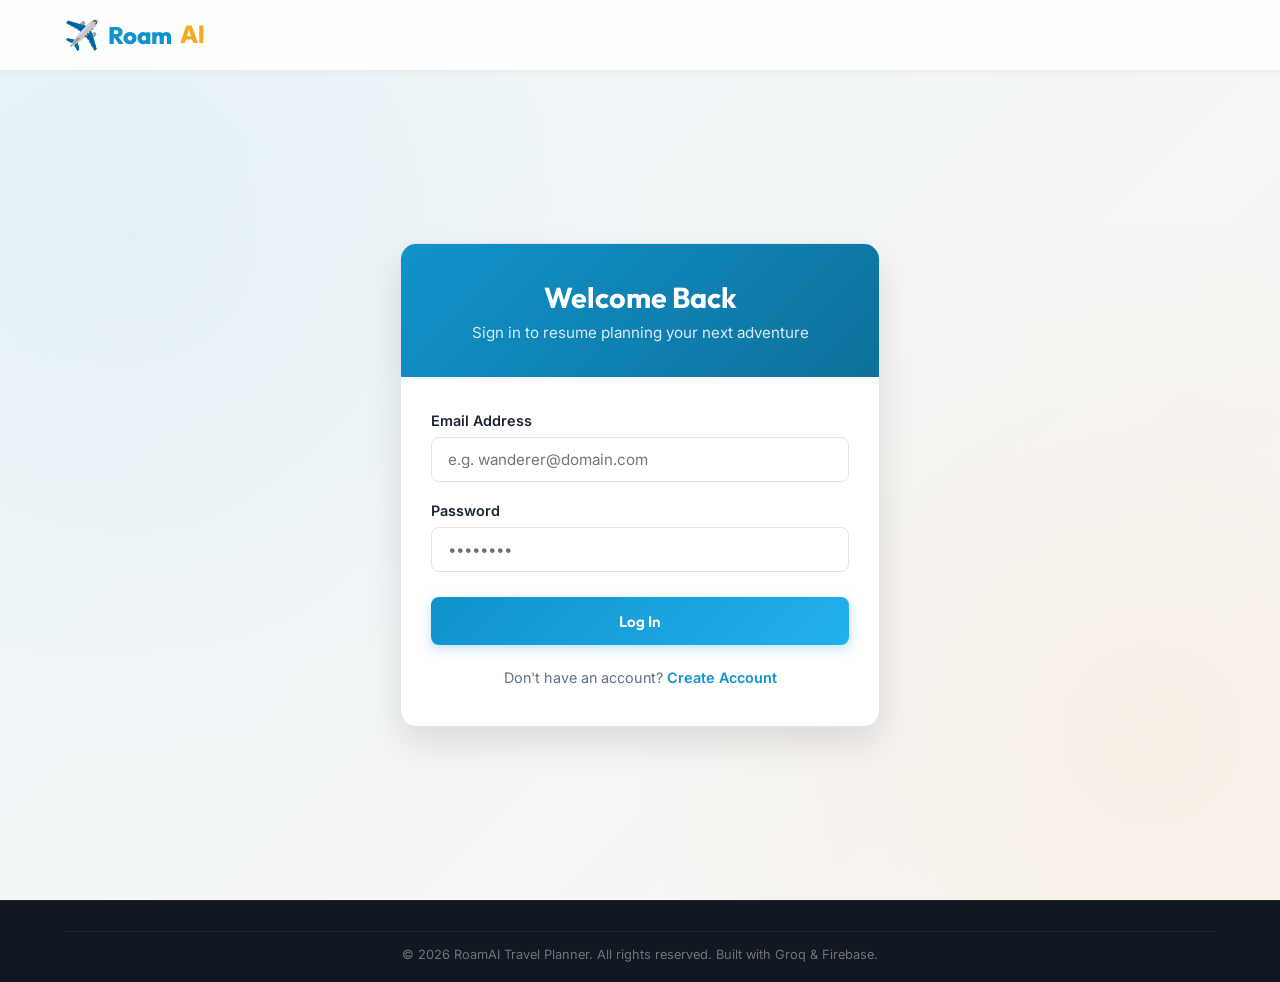
<file: frontend/index.html>
<!DOCTYPE html>
<html lang="en">
<head>
    <meta charset="UTF-8">
    <meta name="viewport" content="width=device-width, initial-scale=1.0">
    <title>AI Travel Planner - Redirecting...</title>
    <script>
        // Clean session route redirecting immediately before page paint
        const token = localStorage.getItem('token');
        if (token) {
            window.location.href = 'dashboard.html';
        } else {
            window.location.href = 'login.html';
        }
    </script>
</head>
<body style="margin: 0; padding: 0; background-color: #f1f5f9; display: flex; align-items: center; justify-content: center; height: 100vh; font-family: sans-serif; color: #475569;">
    <div style="text-align: center;">
        <div style="border: 3px solid #e2e8f0; border-top: 3px solid #0288d1; border-radius: 50%; width: 30px; height: 30px; animation: spin 1s linear infinite; margin: 0 auto 12px;"></div>
        <p>Routing to your travel experience...</p>
    </div>
    <style>
        @keyframes spin {
            to { transform: rotate(360deg); }
        }
    </style>
</body>
</html>
</file>
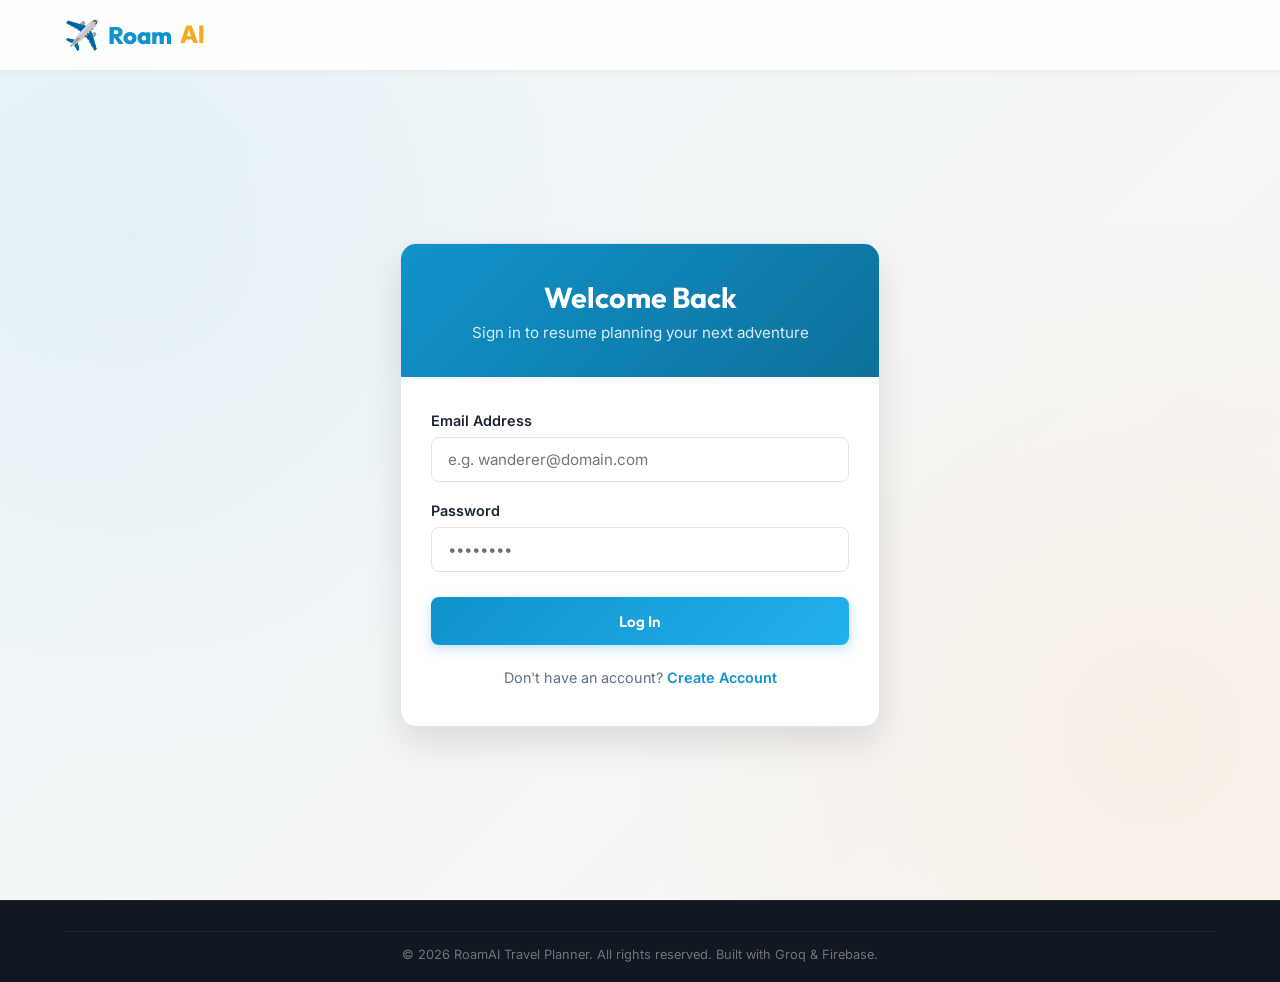
<file: frontend/dashboard.html>
<!DOCTYPE html>
<html lang="en">
<head>
    <meta charset="UTF-8">
    <meta name="viewport" content="width=device-width, initial-scale=1.0">
    <title>Dashboard - AI Travel Planner</title>
    <!-- Stylesheets -->
    <link rel="stylesheet" href="css/style.css">
    <link rel="stylesheet" href="css/dashboard.css">
</head>
<body>

    <!-- Header Navbar -->
    <header class="navbar">
        <a href="dashboard.html" class="logo">
            <span class="logo-icon">✈️</span> Roam<span>AI</span>
        </a>
        
        <button class="menu-toggle" id="menuToggle" onclick="document.querySelector('.nav-links').classList.toggle('show')">
            <span></span>
            <span></span>
            <span></span>
        </button>

        <nav class="nav-links">
            <a href="dashboard.html" class="nav-link active">Dashboard</a>
            <a href="suggestions.html" class="nav-link">AI Planner</a>
            <a href="profile.html" class="nav-link">My Trips</a>
            <div id="authNav" class="nav-auth">
                <!-- Injected dynamically via auth.js -->
            </div>
        </nav>
    </header>

    <!-- Main Content -->
    <main id="dashboardContainer" class="dashboard-container">
        
        <!-- User summary card -->
        <section class="user-summary-card" id="userSummaryCard">
            <div style="width: 100%; text-align: center; padding: 20px;">
                <span class="loader" style="border-top-color: var(--primary); width: 25px; height: 25px;"></span>
                <p style="margin-top: 10px; color: var(--text-secondary);">Loading your stats...</p>
            </div>
        </section>

        <!-- Trending Destinations Section -->
        <section class="trending-destinations-section">
            <div class="section-header">
                <h2 class="section-title">Trending Destinations</h2>
            </div>
            
            <div class="destinations-grid" id="trendingGrid" style="margin-top: 30px;">
                <!-- Trending cards will be injected dynamically via dashboard.js -->
            </div>
        </section>

    </main>

    <!-- Footer -->
    <footer>
        <div class="footer-content">
            <div class="footer-logo">Roam<span>AI</span></div>
            <ul class="footer-links">
                <li><a href="dashboard.html">Dashboard</a></li>
                <li><a href="suggestions.html">AI Planner</a></li>
                <li><a href="profile.html">My Trips</a></li>
            </ul>
        </div>
        <div class="footer-bottom">
            &copy; 2026 RoamAI Travel Planner. All rights reserved. Built with Groq & Firebase.
        </div>
    </footer>

    <!-- Scripts -->
    <script src="js/firebase-config.js"></script>
    <script src="js/utils.js"></script>
    <script src="js/api.js"></script>
    <script src="js/auth.js"></script>
    <script src="js/dashboard.js"></script>
</body>
</html>
</file>
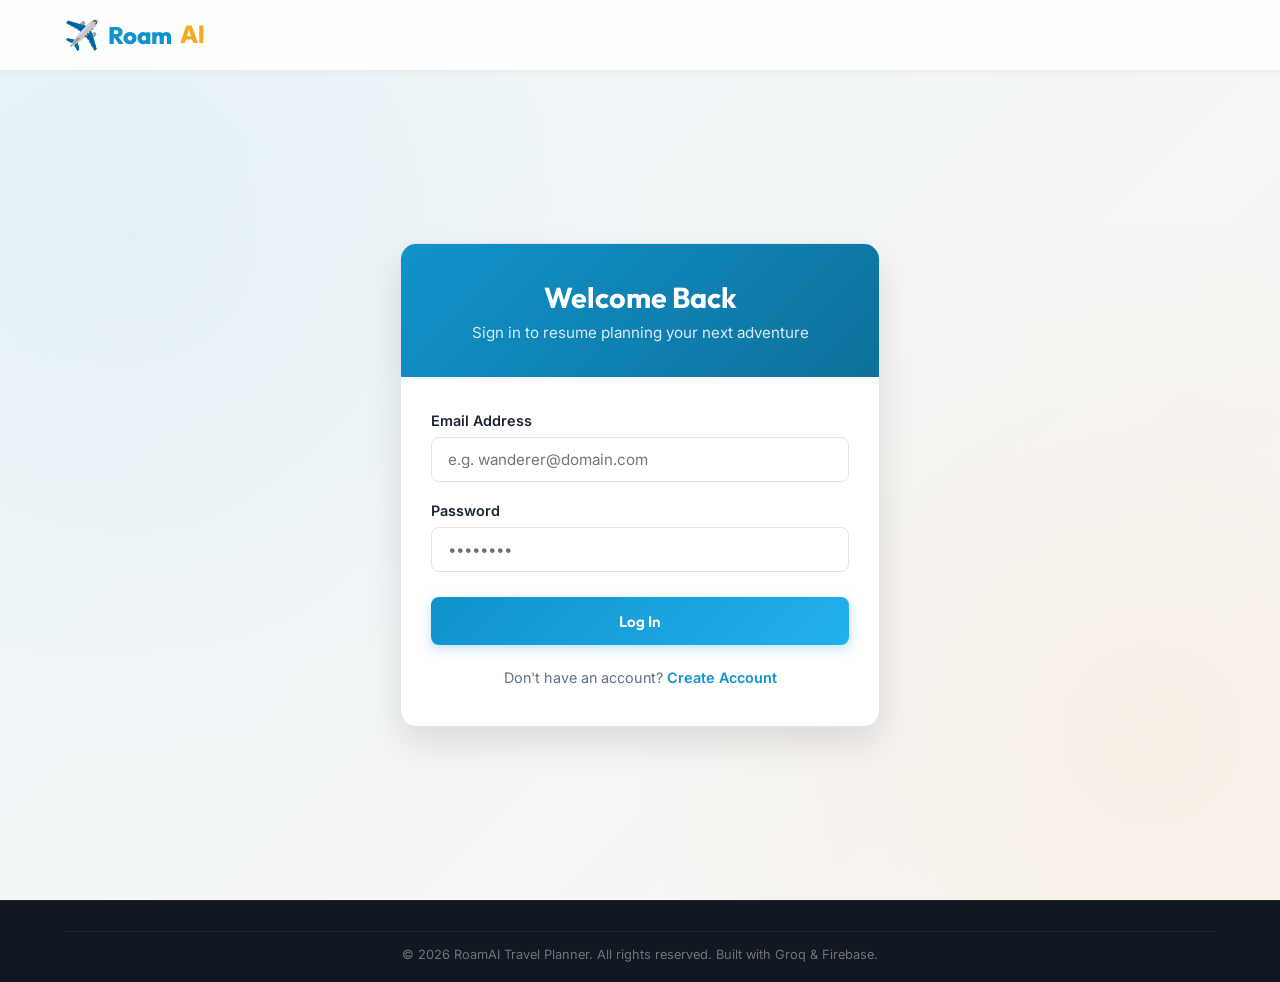
<file: frontend/login.html>
<!DOCTYPE html>
<html lang="en">
<head>
    <meta charset="UTF-8">
    <meta name="viewport" content="width=device-width, initial-scale=1.0">
    <title>Login - AI Travel Planner</title>
    <!-- Stylesheets -->
    <link rel="stylesheet" href="css/style.css">
    <link rel="stylesheet" href="css/auth.css">
</head>
<body>

    <!-- Header Navbar -->
    <header class="navbar">
        <a href="index.html" class="logo">
            <span class="logo-icon">✈️</span> Roam<span>AI</span>
        </a>
    </header>

    <!-- Main Auth Card -->
    <main class="auth-container">
        <div class="auth-card">
            <div class="auth-header">
                <h1 class="auth-title">Welcome Back</h1>
                <p class="auth-subtitle">Sign in to resume planning your next adventure</p>
            </div>
            
            <div class="auth-body">
                <form id="loginForm" novalidate>
                    <div class="form-group">
                        <label for="email" class="form-label">Email Address</label>
                        <input type="email" id="email" class="form-control" placeholder="e.g. wanderer@domain.com">
                        <div class="form-error-msg"></div>
                    </div>
                    
                    <div class="form-group">
                        <label for="password" class="form-label">Password</label>
                        <input type="password" id="password" class="form-control" placeholder="••••••••">
                        <div class="form-error-msg"></div>
                    </div>
                    
                    <div class="auth-btn-wrapper">
                        <button type="submit" class="btn btn-primary">Log In</button>
                    </div>
                </form>
                
                <div class="auth-footer">
                    Don't have an account? <a href="register.html">Create Account</a>
                </div>
            </div>
        </div>
    </main>

    <!-- Footer -->
    <footer>
        <div class="footer-bottom">
            &copy; 2026 RoamAI Travel Planner. All rights reserved. Built with Groq & Firebase.
        </div>
    </footer>

    <!-- Scripts -->
    <script src="js/firebase-config.js"></script>
    <script src="js/utils.js"></script>
    <script src="js/api.js"></script>
    <script src="js/auth.js"></script>
</body>
</html>
</file>
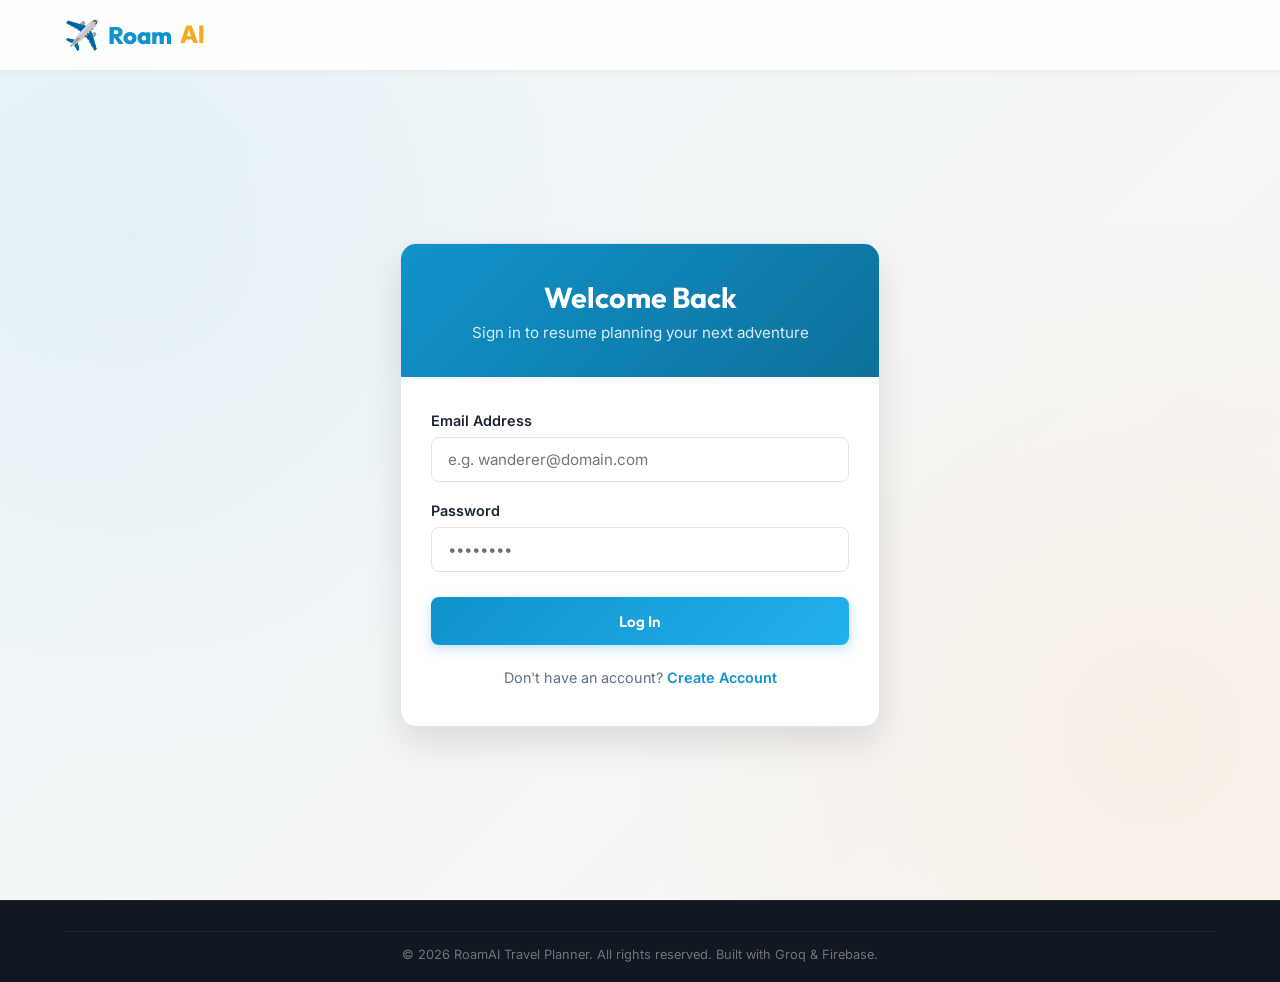
<file: frontend/profile.html>
<!DOCTYPE html>
<html lang="en">
<head>
    <meta charset="UTF-8">
    <meta name="viewport" content="width=device-width, initial-scale=1.0">
    <title>My Trips - AI Travel Planner</title>
    <!-- Stylesheets -->
    <link rel="stylesheet" href="css/style.css">
    <link rel="stylesheet" href="css/profile.css">
    <link rel="stylesheet" href="css/suggestions.css"> <!-- Reuse Timeline styles -->
</head>
<body>

    <!-- Header Navbar -->
    <header class="navbar">
        <a href="dashboard.html" class="logo">
            <span class="logo-icon">✈️</span> Roam<span>AI</span>
        </a>
        
        <button class="menu-toggle" id="menuToggle" onclick="document.querySelector('.nav-links').classList.toggle('show')">
            <span></span>
            <span></span>
            <span></span>
        </button>

        <nav class="nav-links">
            <a href="dashboard.html" class="nav-link">Dashboard</a>
            <a href="suggestions.html" class="nav-link">AI Planner</a>
            <a href="profile.html" class="nav-link active">My Trips</a>
            <div id="authNav" class="nav-auth">
                <!-- Injected dynamically via auth.js -->
            </div>
        </nav>
    </header>

    <!-- Main Container -->
    <main class="profile-container">
        
        <div class="profile-grid" id="profileGrid">
            
            <!-- Sidebar containing User Info -->
            <aside class="profile-sidebar">
                <div class="profile-avatar" id="profileAvatar">U</div>
                <div class="profile-info">
                    <h2 class="profile-name" id="profileName">Loading User...</h2>
                    <p class="profile-email" id="profileEmail">Loading Email...</p>
                </div>
                <div class="profile-details-list">
                    <div class="profile-details-item">
                        <span class="profile-details-label">Joined On</span>
                        <span class="profile-details-val" id="profileJoinDate">Loading...</span>
                    </div>
                </div>
            </aside>

            <!-- Main checklist list -->
            <section class="profile-main">
                <div class="section-header">
                    <h2 class="section-title">My Saved Destinations</h2>
                </div>
                
                <div id="savedPlacesContainer" style="margin-top: 25px; display: flex; flex-direction: column; gap: 20px;">
                    <!-- Accordion blocks injected dynamically via profile.js -->
                </div>
            </section>

        </div>

    </main>

    <!-- Footer -->
    <footer>
        <div class="footer-content">
            <div class="footer-logo">Roam<span>AI</span></div>
            <ul class="footer-links">
                <li><a href="dashboard.html">Dashboard</a></li>
                <li><a href="suggestions.html">AI Planner</a></li>
                <li><a href="profile.html">My Trips</a></li>
            </ul>
        </div>
        <div class="footer-bottom">
            &copy; 2026 RoamAI Travel Planner. All rights reserved. Built with Groq & Firebase.
        </div>
    </footer>

    <!-- Scripts -->
    <script src="js/firebase-config.js"></script>
    <script src="js/utils.js"></script>
    <script src="js/api.js"></script>
    <script src="js/auth.js"></script>
    <script src="js/profile.js"></script>
</body>
</html>
</file>
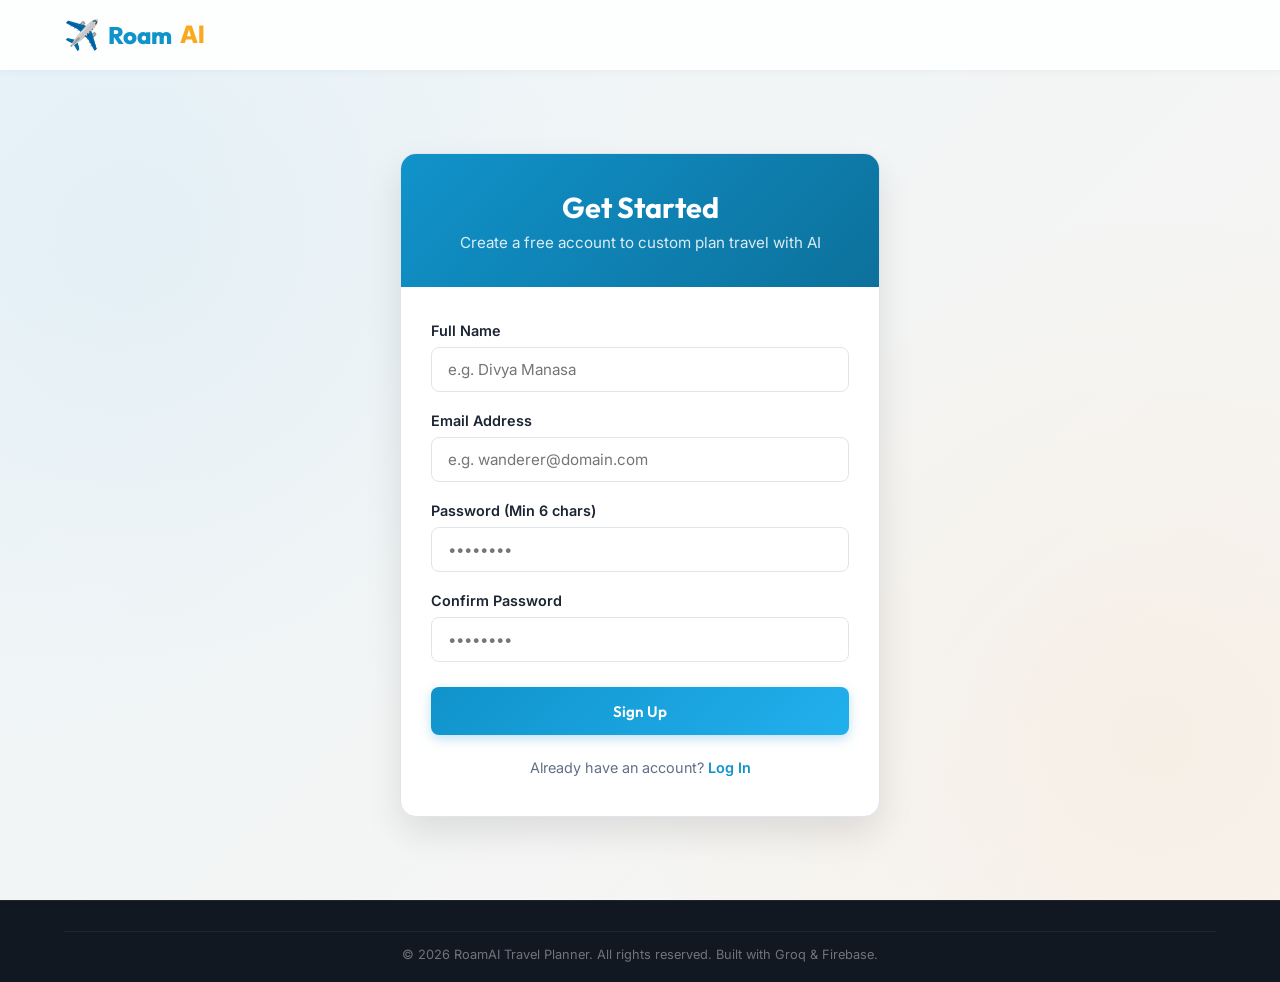
<file: frontend/register.html>
<!DOCTYPE html>
<html lang="en">
<head>
    <meta charset="UTF-8">
    <meta name="viewport" content="width=device-width, initial-scale=1.0">
    <title>Register - AI Travel Planner</title>
    <!-- Stylesheets -->
    <link rel="stylesheet" href="css/style.css">
    <link rel="stylesheet" href="css/auth.css">
</head>
<body>

    <!-- Header Navbar -->
    <header class="navbar">
        <a href="index.html" class="logo">
            <span class="logo-icon">✈️</span> Roam<span>AI</span>
        </a>
    </header>

    <!-- Main Auth Card -->
    <main class="auth-container">
        <div class="auth-card">
            <div class="auth-header">
                <h1 class="auth-title">Get Started</h1>
                <p class="auth-subtitle">Create a free account to custom plan travel with AI</p>
            </div>
            
            <div class="auth-body">
                <form id="registerForm" novalidate>
                    <div class="form-group">
                        <label for="fullName" class="form-label">Full Name</label>
                        <input type="text" id="fullName" class="form-control" placeholder="e.g. Divya Manasa">
                        <div class="form-error-msg"></div>
                    </div>
                    
                    <div class="form-group">
                        <label for="email" class="form-label">Email Address</label>
                        <input type="email" id="email" class="form-control" placeholder="e.g. wanderer@domain.com">
                        <div class="form-error-msg"></div>
                    </div>
                    
                    <div class="form-group">
                        <label for="password" class="form-label">Password (Min 6 chars)</label>
                        <input type="password" id="password" class="form-control" placeholder="••••••••">
                        <div class="form-error-msg"></div>
                    </div>

                    <div class="form-group">
                        <label for="confirmPassword" class="form-label">Confirm Password</label>
                        <input type="password" id="confirmPassword" class="form-control" placeholder="••••••••">
                        <div class="form-error-msg"></div>
                    </div>
                    
                    <div class="auth-btn-wrapper">
                        <button type="submit" class="btn btn-primary">Sign Up</button>
                    </div>
                </form>
                
                <div class="auth-footer">
                    Already have an account? <a href="login.html">Log In</a>
                </div>
            </div>
        </div>
    </main>

    <!-- Footer -->
    <footer>
        <div class="footer-bottom">
            &copy; 2026 RoamAI Travel Planner. All rights reserved. Built with Groq & Firebase.
        </div>
    </footer>

    <!-- Scripts -->
    <script src="js/firebase-config.js"></script>
    <script src="js/utils.js"></script>
    <script src="js/api.js"></script>
    <script src="js/auth.js"></script>
</body>
</html>
</file>
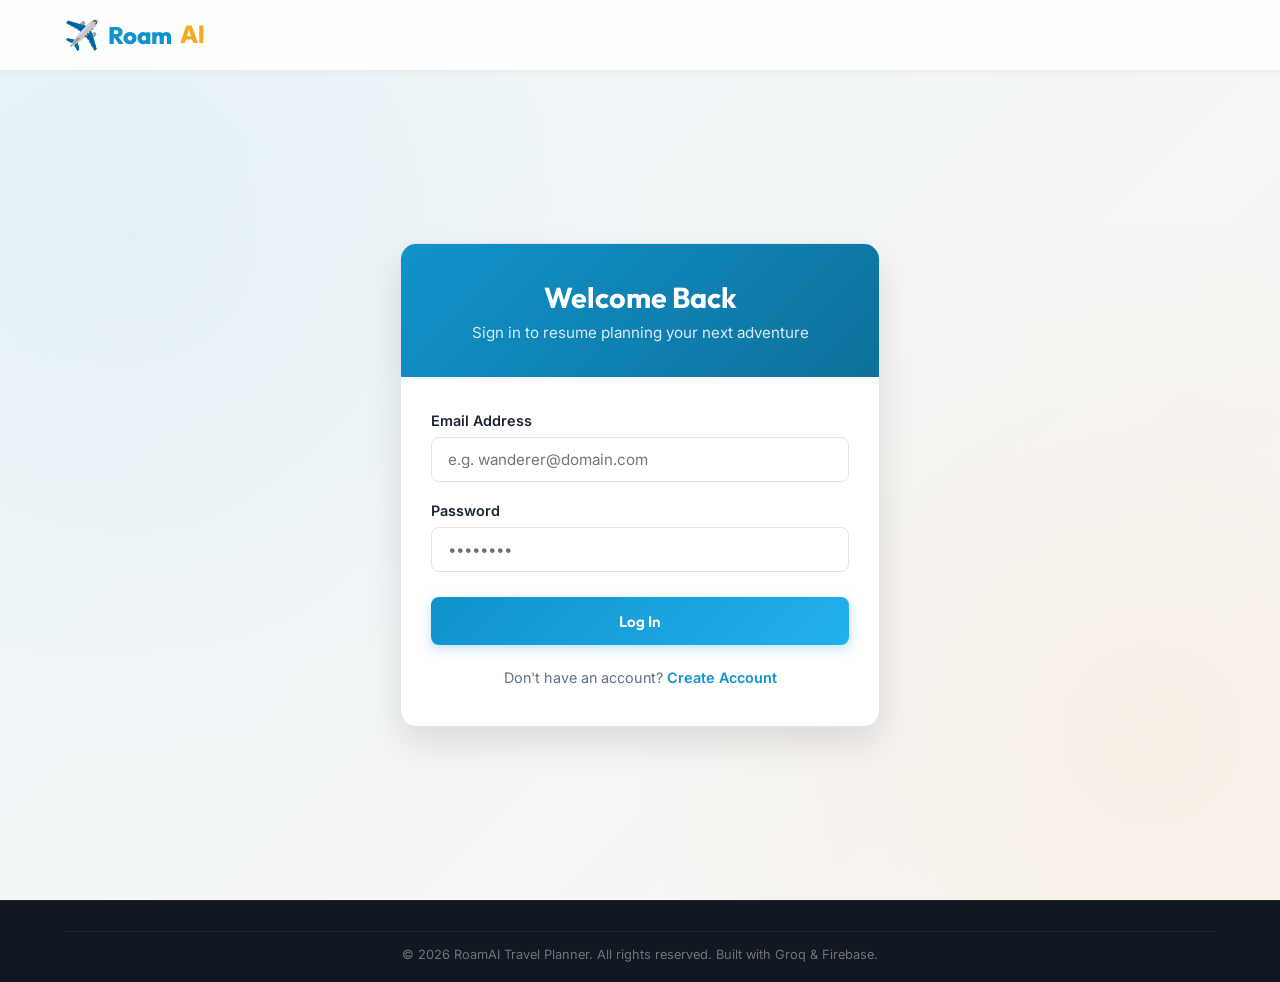
<file: frontend/suggestions.html>
<!DOCTYPE html>
<html lang="en">
<head>
    <meta charset="UTF-8">
    <meta name="viewport" content="width=device-width, initial-scale=1.0">
    <title>AI Planner - AI Travel Planner</title>
    <!-- Stylesheets -->
    <link rel="stylesheet" href="css/style.css">
    <link rel="stylesheet" href="css/suggestions.css">
</head>
<body>

    <!-- Header Navbar -->
    <header class="navbar">
        <a href="dashboard.html" class="logo">
            <span class="logo-icon">✈️</span> Roam<span>AI</span>
        </a>
        
        <button class="menu-toggle" id="menuToggle" onclick="document.querySelector('.nav-links').classList.toggle('show')">
            <span></span>
            <span></span>
            <span></span>
        </button>

        <nav class="nav-links">
            <a href="dashboard.html" class="nav-link">Dashboard</a>
            <a href="suggestions.html" class="nav-link active">AI Planner</a>
            <a href="profile.html" class="nav-link">My Trips</a>
            <div id="authNav" class="nav-auth">
                <!-- Injected dynamically via auth.js -->
            </div>
        </nav>
    </header>

    <!-- Main Content Container -->
    <main class="suggestions-container">

        <!-- Form section -->
        <section class="preference-card" id="preferenceFormCard">
            <h2 style="font-size: 1.5rem; margin-bottom: 8px;">Let's Plan Your Next Trip</h2>
            <p style="color: var(--text-secondary); font-size: 0.95rem; margin-bottom: 25px;">Enter your preferences, and our AI will draft 3 customized destinations, itineraries, and checklists.</p>
            
            <form id="preferencesForm">
                <div class="form-grid">
                    <div class="form-group">
                        <label for="preferredCountry" class="form-label">Preferred Country / Region</label>
                        <input type="text" id="preferredCountry" class="form-control" placeholder="e.g. India, Europe, Japan" required>
                    </div>

                    <div class="form-group">
                        <label for="budget" class="form-label">Approximate Budget ($ or Local Currency)</label>
                        <input type="text" id="budget" class="form-control" placeholder="e.g. 1500, 50000" required>
                    </div>

                    <div class="form-group">
                        <label for="climatePreference" class="form-label">Climate Preference</label>
                        <select id="climatePreference" class="form-control">
                            <option value="Tropical / Warm">Tropical / Warm</option>
                            <option value="Snowy / Cold">Snowy / Cold</option>
                            <option value="Temperate / Moderate">Temperate / Moderate</option>
                            <option value="Mediterranean">Mediterranean</option>
                            <option value="Arid / Desert">Arid / Desert</option>
                        </select>
                    </div>

                    <div class="form-group">
                        <label for="travelType" class="form-label">Travel Type</label>
                        <select id="travelType" class="form-control">
                            <option value="Adventure">Adventure</option>
                            <option value="Luxury">Luxury</option>
                            <option value="Family">Family</option>
                            <option value="Solo">Solo</option>
                            <option value="Honeymoon">Honeymoon</option>
                            <option value="Business">Business</option>
                        </select>
                    </div>

                    <div class="form-group">
                        <label for="tripDuration" class="form-label">Trip Duration (Days)</label>
                        <input type="number" id="tripDuration" class="form-control" min="1" max="30" value="3" required>
                    </div>

                    <div class="form-group">
                        <label for="numberOfTravelers" class="form-label">Number of Travelers</label>
                        <input type="number" id="numberOfTravelers" class="form-control" min="1" value="1" required>
                    </div>

                    <div class="form-group">
                        <label for="accommodationPreference" class="form-label">Accommodation Style</label>
                        <select id="accommodationPreference" class="form-control">
                            <option value="Budget">Budget</option>
                            <option value="Standard">Standard</option>
                            <option value="Luxury">Luxury</option>
                        </select>
                    </div>
                </div>

                <!-- Activities checkboxes -->
                <div class="form-group">
                    <label class="form-label">Preferred Activities (Select all that apply)</label>
                    <div class="activities-container">
                        <div class="activity-pill">
                            <input type="checkbox" id="act-beaches" name="activities" value="Beaches" checked>
                            <label for="act-beaches" class="activity-label">Beaches</label>
                        </div>
                        <div class="activity-pill">
                            <input type="checkbox" id="act-mountains" name="activities" value="Mountains">
                            <label for="act-mountains" class="activity-label">Mountains</label>
                        </div>
                        <div class="activity-pill">
                            <input type="checkbox" id="act-trekking" name="activities" value="Trekking">
                            <label for="act-trekking" class="activity-label">Trekking</label>
                        </div>
                        <div class="activity-pill">
                            <input type="checkbox" id="act-shopping" name="activities" value="Shopping">
                            <label for="act-shopping" class="activity-label">Shopping</label>
                        </div>
                        <div class="activity-pill">
                            <input type="checkbox" id="act-food" name="activities" value="Food">
                            <label for="act-food" class="activity-label">Food & Cuisine</label>
                        </div>
                        <div class="activity-pill">
                            <input type="checkbox" id="act-history" name="activities" value="Historical Places">
                            <label for="act-history" class="activity-label">Historical Places</label>
                        </div>
                        <div class="activity-pill">
                            <input type="checkbox" id="act-nature" name="activities" value="Nature">
                            <label for="act-nature" class="activity-label">Nature & Wildlife</label>
                        </div>
                        <div class="activity-pill">
                            <input type="checkbox" id="act-photo" name="activities" value="Photography">
                            <label for="act-photo" class="activity-label">Photography</label>
                        </div>
                        <div class="activity-pill">
                            <input type="checkbox" id="act-night" name="activities" value="Nightlife">
                            <label for="act-night" class="activity-label">Nightlife</label>
                        </div>
                    </div>
                </div>

                <button type="submit" class="btn btn-primary btn-accent" style="margin-top: 15px; padding: 12px 30px; font-size: 1rem;">✈️ Generate AI Suggestions</button>
            </form>
        </section>

        <!-- Loading panel -->
        <section class="loading-panel" id="loadingPanel">
            <div class="loading-spinner"></div>
            <div class="loading-text">Designing your custom travel plans...</div>
            <div class="loading-subtext">Llama 3.3 is analyzing your destinations, budgeting travel routes, and compiling safety tips. This may take a few seconds.</div>
        </section>

        <!-- Results section -->
        <section class="results-section" id="resultsSection" style="display: none;">
            <div class="results-header">
                <h2 class="section-title">Your AI Travel Recommendations</h2>
            </div>
            
            <div class="suggestions-list" id="suggestionsGrid" style="margin-top: 30px;">
                <!-- Suggestions injected via suggestions.js -->
            </div>
        </section>

    </main>

    <!-- Footer -->
    <footer>
        <div class="footer-content">
            <div class="footer-logo">Roam<span>AI</span></div>
            <ul class="footer-links">
                <li><a href="dashboard.html">Dashboard</a></li>
                <li><a href="suggestions.html">AI Planner</a></li>
                <li><a href="profile.html">My Trips</a></li>
            </ul>
        </div>
        <div class="footer-bottom">
            &copy; 2026 RoamAI Travel Planner. All rights reserved. Built with Groq & Firebase.
        </div>
    </footer>

    <!-- Scripts -->
    <script src="js/firebase-config.js"></script>
    <script src="js/utils.js"></script>
    <script src="js/api.js"></script>
    <script src="js/auth.js"></script>
    <script src="js/suggestions.js"></script>
</body>
</html>
</file>
<file: frontend/css/style.css>
@import url('https://fonts.googleapis.com/css2?family=Inter:wght@300;400;500;600&family=Outfit:wght@400;500;600;700;800&display=swap');

:root {
    /* Color Palette */
    --primary: hsl(198, 85%, 43%);
    --primary-light: hsl(198, 85%, 53%);
    --primary-dark: hsl(198, 85%, 33%);
    --secondary: hsl(38, 95%, 55%);
    --secondary-dark: hsl(38, 95%, 45%);
    --accent: hsl(155, 75%, 42%); /* Success Green */
    --accent-light: hsl(155, 75%, 95%);
    --danger: hsl(355, 75%, 47%);
    --danger-light: hsl(355, 75%, 95%);
    
    /* Neutral Tones */
    --bg-main: hsl(210, 30%, 98%);
    --bg-card: hsl(0, 0%, 100%);
    --text-primary: hsl(215, 30%, 15%);
    --text-secondary: hsl(215, 15%, 45%);
    --text-muted: hsl(215, 12%, 65%);
    --border-color: hsl(215, 20%, 90%);
    
    /* Glassmorphism & Shadows */
    --glass-bg: rgba(255, 255, 255, 0.75);
    --glass-border: rgba(255, 255, 255, 0.4);
    --glass-shadow: 0 8px 32px 0 rgba(31, 38, 135, 0.08);
    --shadow-sm: 0 2px 8px rgba(0, 0, 0, 0.04);
    --shadow-md: 0 8px 20px rgba(0, 0, 0, 0.06);
    --shadow-lg: 0 16px 36px rgba(0, 0, 0, 0.1);
    
    /* Layout Constants */
    --radius-sm: 8px;
    --radius-md: 16px;
    --radius-lg: 24px;
    --transition-fast: 0.2s ease;
    --transition-normal: 0.3s cubic-bezier(0.4, 0, 0.2, 1);
}

/* Base resets */
* {
    margin: 0;
    padding: 0;
    box-sizing: border-box;
    font-family: 'Inter', sans-serif;
}

body {
    background-color: var(--bg-main);
    color: var(--text-primary);
    min-height: 100vh;
    display: flex;
    flex-direction: column;
    overflow-x: hidden;
}

h1, h2, h3, h4, h5, h6 {
    font-family: 'Outfit', sans-serif;
    font-weight: 700;
    color: var(--text-primary);
}

a {
    text-decoration: none;
    color: inherit;
    transition: var(--transition-fast);
}

/* Header & Navbar */
.navbar {
    background: var(--glass-bg);
    backdrop-filter: blur(12px);
    -webkit-backdrop-filter: blur(12px);
    border-bottom: 1px solid var(--glass-border);
    box-shadow: var(--shadow-sm);
    position: sticky;
    top: 0;
    z-index: 1000;
    height: 70px;
    display: flex;
    align-items: center;
    justify-content: space-between;
    padding: 0 5%;
}

.logo {
    display: flex;
    align-items: center;
    gap: 8px;
    font-size: 1.5rem;
    font-weight: 800;
    font-family: 'Outfit', sans-serif;
    color: var(--primary);
}

.logo span {
    color: var(--secondary);
}

.logo-icon {
    font-size: 1.8rem;
}

.nav-links {
    display: flex;
    align-items: center;
    list-style: none;
    gap: 32px;
}

.nav-link {
    font-weight: 500;
    font-size: 0.95rem;
    color: var(--text-secondary);
    position: relative;
    padding: 8px 0;
}

.nav-link:hover, .nav-link.active {
    color: var(--primary);
}

.nav-link::after {
    content: '';
    position: absolute;
    bottom: 0;
    left: 0;
    width: 0;
    height: 2px;
    background-color: var(--primary);
    transition: var(--transition-normal);
}

.nav-link:hover::after, .nav-link.active::after {
    width: 100%;
}

.nav-auth {
    display: flex;
    align-items: center;
    gap: 16px;
}

/* Buttons */
.btn {
    display: inline-flex;
    align-items: center;
    justify-content: center;
    gap: 8px;
    padding: 10px 24px;
    font-size: 0.95rem;
    font-weight: 600;
    border-radius: var(--radius-sm);
    border: none;
    cursor: pointer;
    transition: var(--transition-normal);
    font-family: 'Outfit', sans-serif;
}

.btn-primary {
    background: linear-gradient(135deg, var(--primary), var(--primary-light));
    color: #fff;
    box-shadow: 0 4px 12px rgba(2, 136, 209, 0.25);
}

.btn-primary:hover {
    transform: translateY(-2px);
    box-shadow: 0 6px 16px rgba(2, 136, 209, 0.35);
}

.btn-secondary {
    background: transparent;
    border: 1px solid var(--border-color);
    color: var(--text-primary);
}

.btn-secondary:hover {
    background-color: rgba(0, 0, 0, 0.02);
    border-color: var(--text-muted);
}

.btn-accent {
    background: linear-gradient(135deg, var(--secondary), var(--secondary-dark));
    color: #fff;
    box-shadow: 0 4px 12px rgba(245, 124, 0, 0.2);
}

.btn-accent:hover {
    transform: translateY(-2px);
    box-shadow: 0 6px 16px rgba(245, 124, 0, 0.3);
}

.btn-outline {
    background: transparent;
    border: 2px solid var(--primary);
    color: var(--primary);
}

.btn-outline:hover {
    background: var(--primary);
    color: #fff;
}

.btn-danger {
    background-color: var(--danger);
    color: #fff;
}

.btn-danger:hover {
    background-color: hsl(355, 75%, 37%);
}

.btn-text {
    background: none;
    border: none;
    color: var(--text-secondary);
    padding: 8px;
    font-weight: 500;
}

.btn-text:hover {
    color: var(--primary);
}

/* Hamburger mobile menu */
.menu-toggle {
    display: none;
    flex-direction: column;
    gap: 6px;
    cursor: pointer;
    border: none;
    background: none;
    padding: 8px;
}

.menu-toggle span {
    display: block;
    width: 24px;
    height: 2px;
    background-color: var(--text-primary);
    transition: var(--transition-fast);
}

/* Footer */
footer {
    margin-top: auto;
    background-color: hsl(215, 30%, 10%);
    color: #fff;
    padding: 30px 5% 20px;
    text-align: center;
    font-size: 0.9rem;
    border-top: 1px solid rgba(255, 255, 255, 0.05);
}

.footer-content {
    display: flex;
    justify-content: space-between;
    align-items: center;
    flex-wrap: wrap;
    gap: 20px;
    margin-bottom: 20px;
}

.footer-logo {
    color: #fff;
    font-size: 1.3rem;
    font-weight: 800;
}

.footer-logo span {
    color: var(--secondary);
}

.footer-links {
    display: flex;
    gap: 24px;
    list-style: none;
}

.footer-links a:hover {
    color: var(--primary-light);
}

.footer-bottom {
    font-size: 0.8rem;
    color: rgba(255, 255, 255, 0.4);
    border-top: 1px solid rgba(255, 255, 255, 0.05);
    padding-top: 15px;
}

/* Toast Notification */
.toast-container {
    position: fixed;
    bottom: 24px;
    right: 24px;
    z-index: 9999;
    display: flex;
    flex-direction: column;
    gap: 12px;
    max-width: 380px;
    width: 90%;
}

.toast {
    background: var(--bg-card);
    border-left: 4px solid var(--primary);
    padding: 16px 20px;
    border-radius: var(--radius-sm);
    box-shadow: var(--shadow-lg);
    display: flex;
    align-items: flex-start;
    gap: 12px;
    transform: translateY(50px);
    opacity: 0;
    transition: transform 0.3s cubic-bezier(0.175, 0.885, 0.32, 1.275), opacity 0.3s ease;
}

.toast.show {
    transform: translateY(0);
    opacity: 1;
}

.toast-success {
    border-left-color: var(--accent);
}

.toast-error {
    border-left-color: var(--danger);
}

.toast-icon {
    font-size: 1.2rem;
    flex-shrink: 0;
}

.toast-success .toast-icon {
    color: var(--accent);
}

.toast-error .toast-icon {
    color: var(--danger);
}

.toast-body {
    flex-grow: 1;
}

.toast-title {
    font-weight: 600;
    font-size: 0.95rem;
    margin-bottom: 2px;
}

.toast-message {
    color: var(--text-secondary);
    font-size: 0.85rem;
    line-height: 1.4;
}

/* Modal System */
.modal-overlay {
    position: fixed;
    top: 0;
    left: 0;
    right: 0;
    bottom: 0;
    background: rgba(15, 23, 42, 0.4);
    backdrop-filter: blur(4px);
    -webkit-backdrop-filter: blur(4px);
    z-index: 2000;
    display: flex;
    align-items: center;
    justify-content: center;
    opacity: 0;
    pointer-events: none;
    transition: opacity 0.3s ease;
    padding: 20px;
}

.modal-overlay.show {
    opacity: 1;
    pointer-events: all;
}

.modal-container {
    background-color: var(--bg-card);
    width: 100%;
    max-width: 650px;
    max-height: 85vh;
    border-radius: var(--radius-md);
    box-shadow: var(--shadow-lg);
    overflow: hidden;
    display: flex;
    flex-direction: column;
    transform: scale(0.9);
    transition: transform 0.3s cubic-bezier(0.175, 0.885, 0.32, 1.275);
}

.modal-overlay.show .modal-container {
    transform: scale(1);
}

.modal-header {
    padding: 20px 24px;
    border-bottom: 1px solid var(--border-color);
    display: flex;
    align-items: center;
    justify-content: space-between;
}

.modal-title {
    font-size: 1.3rem;
    font-weight: 700;
}

.modal-close {
    background: none;
    border: none;
    font-size: 1.5rem;
    cursor: pointer;
    color: var(--text-muted);
    transition: var(--transition-fast);
}

.modal-close:hover {
    color: var(--text-primary);
}

.modal-content {
    padding: 24px;
    overflow-y: auto;
    flex-grow: 1;
}

/* Forms general styling */
.form-group {
    margin-bottom: 20px;
    display: flex;
    flex-direction: column;
    gap: 8px;
}

.form-label {
    font-size: 0.9rem;
    font-weight: 600;
    color: var(--text-primary);
}

.form-control {
    width: 100%;
    padding: 12px 16px;
    font-size: 0.95rem;
    border: 1.5px solid var(--border-color);
    border-radius: var(--radius-sm);
    background-color: var(--bg-card);
    color: var(--text-primary);
    transition: var(--transition-normal);
}

.form-control:focus {
    outline: none;
    border-color: var(--primary);
    box-shadow: 0 0 0 3px rgba(2, 136, 209, 0.1);
}

.form-error-msg {
    color: var(--danger);
    font-size: 0.8rem;
    font-weight: 500;
    margin-top: 4px;
    display: none;
}

/* Loading States */
.loader {
    display: inline-block;
    width: 20px;
    height: 20px;
    border: 3px solid rgba(255, 255, 255, 0.3);
    border-radius: 50%;
    border-top-color: #fff;
    animation: spin 1s ease-in-out infinite;
}

@keyframes spin {
    to { transform: rotate(360deg); }
}

/* Media Queries */
@media (max-width: 768px) {
    .menu-toggle {
        display: flex;
    }
    
    .nav-links {
        position: fixed;
        top: 70px;
        left: -100%;
        width: 100%;
        height: calc(100vh - 70px);
        background-color: var(--bg-card);
        flex-direction: column;
        align-items: center;
        padding-top: 50px;
        gap: 30px;
        transition: var(--transition-normal);
        box-shadow: var(--shadow-md);
    }
    
    .nav-links.show {
        left: 0;
    }
    
    .nav-auth {
        margin-left: auto;
        margin-right: 15px;
    }
}
</file>
<file: frontend/css/dashboard.css>
.dashboard-container {
    max-width: 1200px;
    width: 90%;
    margin: 40px auto;
    display: flex;
    flex-direction: column;
    gap: 40px;
}

/* User Summary Card */
.user-summary-card {
    background: linear-gradient(135deg, rgba(2, 136, 209, 0.08) 0%, rgba(2, 136, 209, 0.02) 100%);
    border: 1px solid var(--border-color);
    border-radius: var(--radius-md);
    padding: 30px;
    display: flex;
    justify-content: space-between;
    align-items: center;
    flex-wrap: wrap;
    gap: 30px;
}

.user-info h2 {
    font-size: 1.8rem;
    margin-bottom: 6px;
}

.user-info p {
    color: var(--text-secondary);
    font-size: 0.95rem;
    display: flex;
    align-items: center;
    gap: 8px;
}

.user-meta-info {
    font-size: 0.85rem;
    color: var(--text-muted);
    margin-top: 10px;
}

.user-stats {
    display: flex;
    gap: 24px;
}

.stat-item {
    background: var(--bg-card);
    border: 1px solid var(--border-color);
    padding: 20px 24px;
    border-radius: var(--radius-sm);
    text-align: center;
    min-width: 140px;
    box-shadow: var(--shadow-sm);
    transition: transform var(--transition-fast);
}

.stat-item:hover {
    transform: translateY(-4px);
    box-shadow: var(--shadow-md);
}

.stat-value {
    font-size: 2rem;
    font-weight: 800;
    color: var(--primary);
    font-family: 'Outfit', sans-serif;
    line-height: 1.2;
}

.stat-label {
    font-size: 0.85rem;
    color: var(--text-secondary);
    font-weight: 500;
    margin-top: 4px;
}

/* Section Header */
.section-header {
    display: flex;
    justify-content: space-between;
    align-items: center;
    border-bottom: 2px solid var(--border-color);
    padding-bottom: 12px;
}

.section-title {
    font-size: 1.5rem;
    font-weight: 700;
    position: relative;
}

.section-title::after {
    content: '';
    position: absolute;
    bottom: -14px;
    left: 0;
    width: 60px;
    height: 4px;
    background-color: var(--primary);
    border-radius: 2px;
}

/* Destination Cards Grid */
.destinations-grid {
    display: grid;
    grid-template-columns: repeat(auto-fill, minmax(280px, 1fr));
    gap: 30px;
}

.dest-card {
    background-color: var(--bg-card);
    border-radius: var(--radius-md);
    overflow: hidden;
    box-shadow: var(--shadow-sm);
    border: 1px solid var(--border-color);
    display: flex;
    flex-direction: column;
    height: 100%;
    transition: transform var(--transition-normal), box-shadow var(--transition-normal);
}

.dest-card:hover {
    transform: translateY(-8px);
    box-shadow: var(--shadow-lg);
}

.dest-img-wrapper {
    position: relative;
    height: 200px;
    overflow: hidden;
}

.dest-img {
    width: 100%;
    height: 100%;
    object-fit: cover;
    transition: transform 0.5s ease;
}

.dest-card:hover .dest-img {
    transform: scale(1.1);
}

.dest-rating {
    position: absolute;
    top: 15px;
    right: 15px;
    background: rgba(255, 255, 255, 0.95);
    backdrop-filter: blur(4px);
    padding: 6px 12px;
    border-radius: 20px;
    font-weight: 700;
    font-size: 0.85rem;
    display: flex;
    align-items: center;
    gap: 4px;
    color: var(--text-primary);
    box-shadow: var(--shadow-sm);
}

.dest-rating span {
    color: var(--secondary);
}

.dest-content {
    padding: 20px;
    display: flex;
    flex-direction: column;
    flex-grow: 1;
    gap: 12px;
}

.dest-title {
    font-size: 1.25rem;
    font-weight: 700;
}

.dest-location {
    font-size: 0.85rem;
    color: var(--text-secondary);
    display: flex;
    align-items: center;
    gap: 4px;
    margin-top: -8px;
}

.dest-desc {
    font-size: 0.9rem;
    color: var(--text-secondary);
    line-height: 1.5;
}

.dest-meta {
    display: flex;
    justify-content: space-between;
    align-items: center;
    border-top: 1px solid var(--border-color);
    padding-top: 15px;
    margin-top: auto;
    font-size: 0.85rem;
}

.dest-budget {
    font-weight: 700;
    color: var(--primary-dark);
}

.dest-season {
    color: var(--text-secondary);
    font-style: italic;
}

.dest-actions {
    display: flex;
    gap: 10px;
    margin-top: 15px;
}

.dest-actions .btn {
    flex: 1;
    padding: 8px 16px;
    font-size: 0.85rem;
}

/* Media Queries */
@media (max-width: 768px) {
    .user-summary-card {
        flex-direction: column;
        align-items: stretch;
        text-align: center;
    }
    
    .user-info p {
        justify-content: center;
    }
    
    .user-stats {
        justify-content: center;
    }
}
</file>
<file: frontend/css/auth.css>
.auth-container {
    min-height: calc(100vh - 70px);
    display: flex;
    align-items: center;
    justify-content: center;
    padding: 40px 20px;
    background: linear-gradient(135deg, rgba(2, 136, 209, 0.04) 0%, rgba(245, 124, 0, 0.04) 100%),
                radial-gradient(circle at 10% 20%, rgba(2, 136, 209, 0.05) 0%, transparent 40%),
                radial-gradient(circle at 90% 80%, rgba(245, 124, 0, 0.05) 0%, transparent 40%);
}

.auth-card {
    background: var(--bg-card);
    width: 100%;
    max-width: 480px;
    border-radius: var(--radius-md);
    box-shadow: var(--shadow-lg);
    border: 1px solid var(--border-color);
    overflow: hidden;
    animation: fadeInUp 0.6s cubic-bezier(0.16, 1, 0.3, 1);
}

.auth-header {
    background: linear-gradient(135deg, var(--primary), var(--primary-dark));
    padding: 35px 30px;
    text-align: center;
    color: #fff;
}

.auth-title {
    color: #fff;
    font-size: 1.8rem;
    margin-bottom: 8px;
    font-weight: 700;
}

.auth-subtitle {
    color: rgba(255, 255, 255, 0.85);
    font-size: 0.95rem;
    font-weight: 400;
}

.auth-body {
    padding: 35px 30px 40px;
}

.auth-btn-wrapper {
    margin-top: 25px;
}

.auth-btn-wrapper .btn {
    width: 100%;
    height: 48px;
}

.auth-footer {
    text-align: center;
    margin-top: 24px;
    font-size: 0.9rem;
    color: var(--text-secondary);
}

.auth-footer a {
    color: var(--primary);
    font-weight: 600;
}

.auth-footer a:hover {
    color: var(--primary-light);
    text-decoration: underline;
}

/* Animations */
@keyframes fadeInUp {
    from {
        opacity: 0;
        transform: translateY(20px);
    }
    to {
        opacity: 1;
        transform: translateY(0);
    }
}
</file>
<file: frontend/css/profile.css>
.profile-container {
    max-width: 1200px;
    width: 90%;
    margin: 40px auto;
    display: flex;
    flex-direction: column;
    gap: 40px;
}

.profile-grid {
    display: grid;
    grid-template-columns: 320px 1fr;
    gap: 30px;
    align-items: start;
}

/* User Profile Sidebar Card */
.profile-sidebar {
    background-color: var(--bg-card);
    border: 1px solid var(--border-color);
    border-radius: var(--radius-md);
    padding: 30px;
    text-align: center;
    box-shadow: var(--shadow-sm);
    display: flex;
    flex-direction: column;
    align-items: center;
    gap: 20px;
}

.profile-avatar {
    width: 100px;
    height: 100px;
    border-radius: 50%;
    background: linear-gradient(135deg, var(--primary), var(--primary-light));
    color: #fff;
    display: flex;
    align-items: center;
    justify-content: center;
    font-size: 2.5rem;
    font-weight: 800;
    font-family: 'Outfit', sans-serif;
    box-shadow: var(--shadow-md);
}

.profile-info {
    width: 100%;
}

.profile-name {
    font-size: 1.4rem;
    font-weight: 700;
    margin-bottom: 4px;
}

.profile-email {
    font-size: 0.9rem;
    color: var(--text-secondary);
    margin-bottom: 20px;
    word-break: break-all;
}

.profile-details-list {
    border-top: 1px solid var(--border-color);
    padding-top: 20px;
    width: 100%;
    text-align: left;
    display: flex;
    flex-direction: column;
    gap: 12px;
    font-size: 0.85rem;
}

.profile-details-item {
    display: flex;
    justify-content: space-between;
}

.profile-details-label {
    color: var(--text-secondary);
    font-weight: 500;
}

.profile-details-val {
    font-weight: 600;
}

/* Saved Places Layout - Accordion or Stacked */
.profile-main {
    display: flex;
    flex-direction: column;
    gap: 24px;
}

.saved-dest-card {
    background-color: var(--bg-card);
    border: 1px solid var(--border-color);
    border-radius: var(--radius-md);
    box-shadow: var(--shadow-sm);
    overflow: hidden;
    transition: box-shadow var(--transition-normal);
}

.saved-dest-card:hover {
    box-shadow: var(--shadow-md);
}

.saved-dest-header {
    padding: 20px 24px;
    background-color: var(--bg-card);
    display: flex;
    justify-content: space-between;
    align-items: center;
    cursor: pointer;
    user-select: none;
    border-bottom: 1px solid transparent;
    transition: background-color var(--transition-fast);
}

.saved-dest-header:hover {
    background-color: rgba(0, 0, 0, 0.01);
}

.saved-dest-header.active {
    border-bottom-color: var(--border-color);
    background-color: rgba(2, 136, 209, 0.01);
}

.saved-dest-title-group {
    display: flex;
    flex-direction: column;
    gap: 4px;
}

.saved-dest-title {
    font-size: 1.25rem;
    font-weight: 700;
}

.saved-dest-subtitle {
    font-size: 0.85rem;
    color: var(--text-secondary);
}

.saved-dest-meta-group {
    display: flex;
    align-items: center;
    gap: 20px;
}

/* Checklist Progress Bar */
.progress-container {
    display: flex;
    flex-direction: column;
    gap: 4px;
    width: 140px;
}

.progress-header {
    display: flex;
    justify-content: space-between;
    font-size: 0.75rem;
    font-weight: 600;
}

.progress-pct {
    color: var(--primary);
}

.progress-bar-bg {
    height: 6px;
    background-color: var(--border-color);
    border-radius: 3px;
    overflow: hidden;
}

.progress-bar-fill {
    height: 100%;
    background: linear-gradient(90deg, var(--primary), var(--primary-light));
    width: 0%;
    transition: width var(--transition-normal);
}

.toggle-icon {
    font-size: 1.2rem;
    color: var(--text-secondary);
    transition: transform var(--transition-normal);
}

.saved-dest-header.active .toggle-icon {
    transform: rotate(180deg);
}

/* Saved Destination Body Content */
.saved-dest-body {
    display: none;
    padding: 24px;
    animation: slideDown 0.3s ease-out;
}

.saved-dest-body.show {
    display: block;
}

.saved-dest-sections {
    display: grid;
    grid-template-columns: 1fr 1fr;
    gap: 30px;
}

@media (max-width: 992px) {
    .saved-dest-sections {
        grid-template-columns: 1fr;
    }
}

.info-section h4, .checklist-section h4 {
    font-size: 1rem;
    margin-bottom: 12px;
    color: var(--primary-dark);
    border-bottom: 1.5px solid var(--border-color);
    padding-bottom: 6px;
}

.dest-desc-text {
    font-size: 0.9rem;
    color: var(--text-secondary);
    line-height: 1.5;
    margin-bottom: 16px;
}

.dest-bullet-list {
    list-style: none;
    font-size: 0.85rem;
    display: flex;
    flex-direction: column;
    gap: 8px;
    margin-bottom: 16px;
}

.dest-bullet-list li {
    display: flex;
    gap: 8px;
}

/* Interactive Checklist Items */
.interactive-checklist {
    list-style: none;
    display: flex;
    flex-direction: column;
    gap: 10px;
}

.checklist-row {
    display: flex;
    align-items: center;
    gap: 12px;
    padding: 10px 14px;
    background-color: var(--bg-main);
    border: 1px solid var(--border-color);
    border-radius: var(--radius-sm);
    cursor: pointer;
    transition: background-color var(--transition-fast);
}

.checklist-row:hover {
    background-color: hsl(215, 20%, 93%);
}

.checklist-checkbox {
    width: 18px;
    height: 18px;
    border-radius: 4px;
    border: 2px solid var(--border-color);
    cursor: pointer;
    accent-color: var(--primary);
}

.checklist-text {
    font-size: 0.88rem;
    color: var(--text-primary);
    transition: color var(--transition-fast), text-decoration var(--transition-fast);
}

.checklist-row.completed {
    background-color: var(--accent-light);
    border-color: hsl(155, 75%, 85%);
}

.checklist-row.completed .checklist-text {
    text-decoration: line-through;
    color: var(--text-muted);
}

.checklist-row.completed .checklist-checkbox {
    border-color: var(--accent);
}

.dest-controls {
    margin-top: 20px;
    display: flex;
    justify-content: flex-end;
    gap: 12px;
    border-top: 1px solid var(--border-color);
    padding-top: 15px;
}

@keyframes slideDown {
    from {
        opacity: 0;
        transform: translateY(-10px);
    }
    to {
        opacity: 1;
        transform: translateY(0);
    }
}

/* Responsive Grid for Profile Layout */
@media (max-width: 900px) {
    .profile-grid {
        grid-template-columns: 1fr;
    }
    
    .profile-sidebar {
        width: 100%;
    }
}
</file>
<file: frontend/css/suggestions.css>
.suggestions-container {
    max-width: 1200px;
    width: 90%;
    margin: 40px auto;
    display: flex;
    flex-direction: column;
    gap: 40px;
}

/* Preference Form Section */
.preference-card {
    background: var(--bg-card);
    border: 1px solid var(--border-color);
    border-radius: var(--radius-md);
    padding: 30px;
    box-shadow: var(--shadow-sm);
}

.form-grid {
    display: grid;
    grid-template-columns: repeat(auto-fit, minmax(220px, 1fr));
    gap: 24px;
    margin-bottom: 24px;
}

/* Activity Selector Checklist Pills */
.activities-container {
    display: flex;
    flex-wrap: wrap;
    gap: 12px;
    margin-top: 8px;
}

.activity-pill {
    position: relative;
}

.activity-pill input[type="checkbox"] {
    position: absolute;
    opacity: 0;
    width: 0;
    height: 0;
}

.activity-label {
    display: inline-block;
    padding: 8px 16px;
    font-size: 0.85rem;
    font-weight: 500;
    border: 1.5px solid var(--border-color);
    border-radius: 20px;
    cursor: pointer;
    background-color: var(--bg-card);
    color: var(--text-secondary);
    transition: var(--transition-normal);
    user-select: none;
}

.activity-pill input[type="checkbox"]:checked + .activity-label {
    border-color: var(--primary);
    background-color: rgba(2, 136, 209, 0.08);
    color: var(--primary);
    font-weight: 600;
}

.activity-pill input[type="checkbox"]:focus + .activity-label {
    box-shadow: 0 0 0 3px rgba(2, 136, 209, 0.15);
}

/* Loading Panel */
.loading-panel {
    display: none;
    flex-direction: column;
    align-items: center;
    justify-content: center;
    gap: 20px;
    padding: 60px 20px;
    text-align: center;
    background-color: var(--bg-card);
    border-radius: var(--radius-md);
    border: 1px solid var(--border-color);
    box-shadow: var(--shadow-sm);
}

.loading-spinner {
    width: 50px;
    height: 50px;
    border: 5px solid rgba(2, 136, 209, 0.1);
    border-top-color: var(--primary);
    border-radius: 50%;
    animation: spin 1s infinite linear;
}

.loading-text {
    font-weight: 600;
    color: var(--text-primary);
    font-size: 1.1rem;
}

.loading-subtext {
    font-size: 0.9rem;
    color: var(--text-secondary);
    max-width: 400px;
}

/* Suggestions Results */
.results-header {
    margin-bottom: 20px;
}

.suggestions-list {
    display: grid;
    grid-template-columns: repeat(auto-fill, minmax(340px, 1fr));
    gap: 30px;
}

.suggestion-card {
    background-color: var(--bg-card);
    border-radius: var(--radius-md);
    border: 1px solid var(--border-color);
    box-shadow: var(--shadow-sm);
    padding: 24px;
    display: flex;
    flex-direction: column;
    height: 100%;
    transition: transform var(--transition-normal), box-shadow var(--transition-normal);
}

.suggestion-card:hover {
    transform: translateY(-5px);
    box-shadow: var(--shadow-md);
}

.suggestion-badge {
    align-self: flex-start;
    background-color: rgba(2, 136, 209, 0.08);
    color: var(--primary);
    font-weight: 600;
    font-size: 0.75rem;
    padding: 4px 10px;
    border-radius: 12px;
    margin-bottom: 12px;
}

.suggestion-title {
    font-size: 1.4rem;
    font-weight: 700;
    margin-bottom: 4px;
}

.suggestion-country {
    font-size: 0.9rem;
    color: var(--text-secondary);
    margin-bottom: 16px;
    display: flex;
    align-items: center;
    gap: 4px;
}

.suggestion-desc {
    font-size: 0.9rem;
    color: var(--text-secondary);
    line-height: 1.5;
    margin-bottom: 20px;
}

.suggestion-details {
    list-style: none;
    margin-bottom: 20px;
    display: flex;
    flex-direction: column;
    gap: 10px;
    font-size: 0.85rem;
}

.suggestion-details li {
    display: flex;
    gap: 8px;
}

.detail-label {
    font-weight: 600;
    color: var(--text-primary);
    min-width: 90px;
    flex-shrink: 0;
}

.detail-value {
    color: var(--text-secondary);
}

.tag-list {
    display: flex;
    flex-wrap: wrap;
    gap: 6px;
}

.pill-tag {
    background-color: hsl(210, 20%, 93%);
    padding: 2px 8px;
    border-radius: 10px;
    font-size: 0.75rem;
    color: var(--text-secondary);
}

.suggestion-actions {
    display: flex;
    flex-direction: column;
    gap: 10px;
    margin-top: auto;
    border-top: 1px solid var(--border-color);
    padding-top: 15px;
}

.suggestion-actions .btn {
    width: 100%;
}

/* Timeline Layout for Travel Plan Modal */
.timeline {
    position: relative;
    padding-left: 24px;
    margin: 10px 0;
}

.timeline::before {
    content: '';
    position: absolute;
    left: 7px;
    top: 0;
    bottom: 0;
    width: 2px;
    background-color: var(--border-color);
}

.timeline-item {
    position: relative;
    padding-bottom: 24px;
}

.timeline-item:last-child {
    padding-bottom: 0;
}

.timeline-marker {
    position: absolute;
    left: -24px;
    top: 4px;
    width: 16px;
    height: 16px;
    border-radius: 50%;
    background-color: var(--primary);
    border: 3px solid var(--bg-card);
    box-shadow: 0 0 0 2px var(--primary);
}

.timeline-content {
    background-color: var(--bg-main);
    padding: 16px;
    border-radius: var(--radius-sm);
    border: 1px solid var(--border-color);
}

.timeline-day {
    font-weight: 700;
    color: var(--primary);
    font-size: 0.85rem;
    margin-bottom: 4px;
    text-transform: uppercase;
}

.timeline-title {
    font-size: 1rem;
    font-weight: 600;
    margin-bottom: 8px;
}

.timeline-tasks {
    list-style: none;
    display: flex;
    flex-direction: column;
    gap: 6px;
    font-size: 0.85rem;
    color: var(--text-secondary);
}

.timeline-tasks li {
    position: relative;
    padding-left: 14px;
}

.timeline-tasks li::before {
    content: '•';
    position: absolute;
    left: 0;
    color: var(--primary);
}

/* Checklist Modal Styles */
.modal-checklist {
    list-style: none;
    display: flex;
    flex-direction: column;
    gap: 12px;
}

.modal-checklist-item {
    display: flex;
    align-items: center;
    gap: 12px;
    padding: 10px 14px;
    background-color: var(--bg-main);
    border: 1px solid var(--border-color);
    border-radius: var(--radius-sm);
    font-size: 0.9rem;
}
</file>
